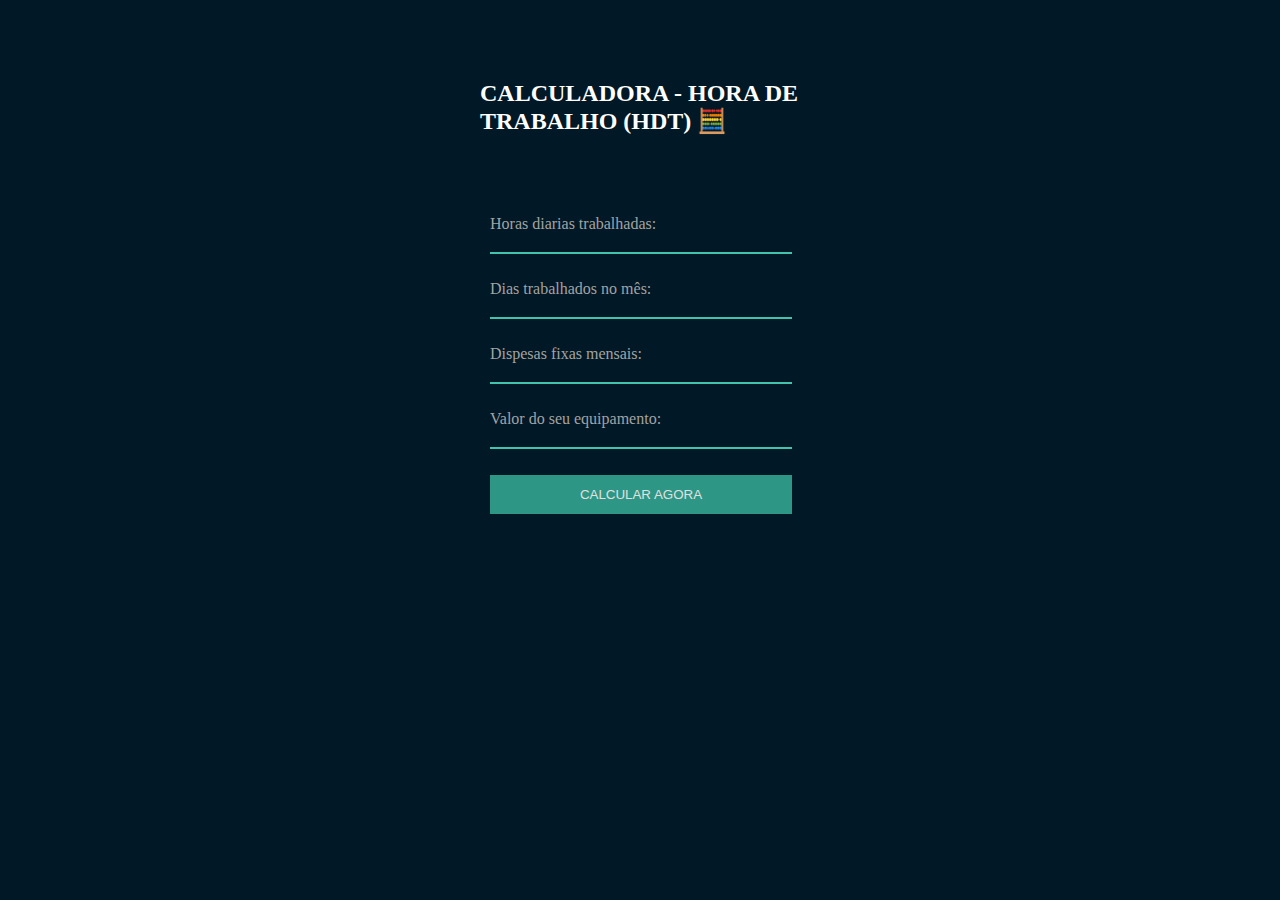
<file: calculadora-HDT/index.html>
<!DOCTYPE html>
<html lang="pt-br">
<head>
    <meta charset="UTF-8">
    <meta http-equiv="X-UA-Compatible" content="IE=edge">
    <meta name="viewport" content="width=device-width, initial-scale=1.0">
    <title>Calculadora - HDT</title>

    <link rel="stylesheet" href="style.css">
</head>
<body>

    <main>
        <h1>Calculadora - Hora de Trabalho (HDT) 🧮</h1>
        <form>
            <label for="horas-diarias">Horas diarias trabalhadas:</label>
            <input type="number" id="horas-diarias">

            <label for="dias-mes">Dias trabalhados no mês:</label>
            <input type="number" id="dias-mes">

            <label for="despesas">Dispesas fixas mensais:</label>
            <input type="number" id="despesas">

            <label for="equipamento">Valor do seu equipamento:</label>
            <input type="number" id="equipamento">

            <button id="calcular">Calcular Agora</button>
        </form>

        <div class="resultado hidden" id="resultado">
            <span>Valor da hora trabalhada:</span>
            <span id="valor-total">R$ 00.00</span>
            <p>Nesse valor você vai cobrir suas despesas e ter 50% de lucro.</p>
        </div>
    </main>



    <script src="./scripts.js"></script>
</body>
</html>
</file>
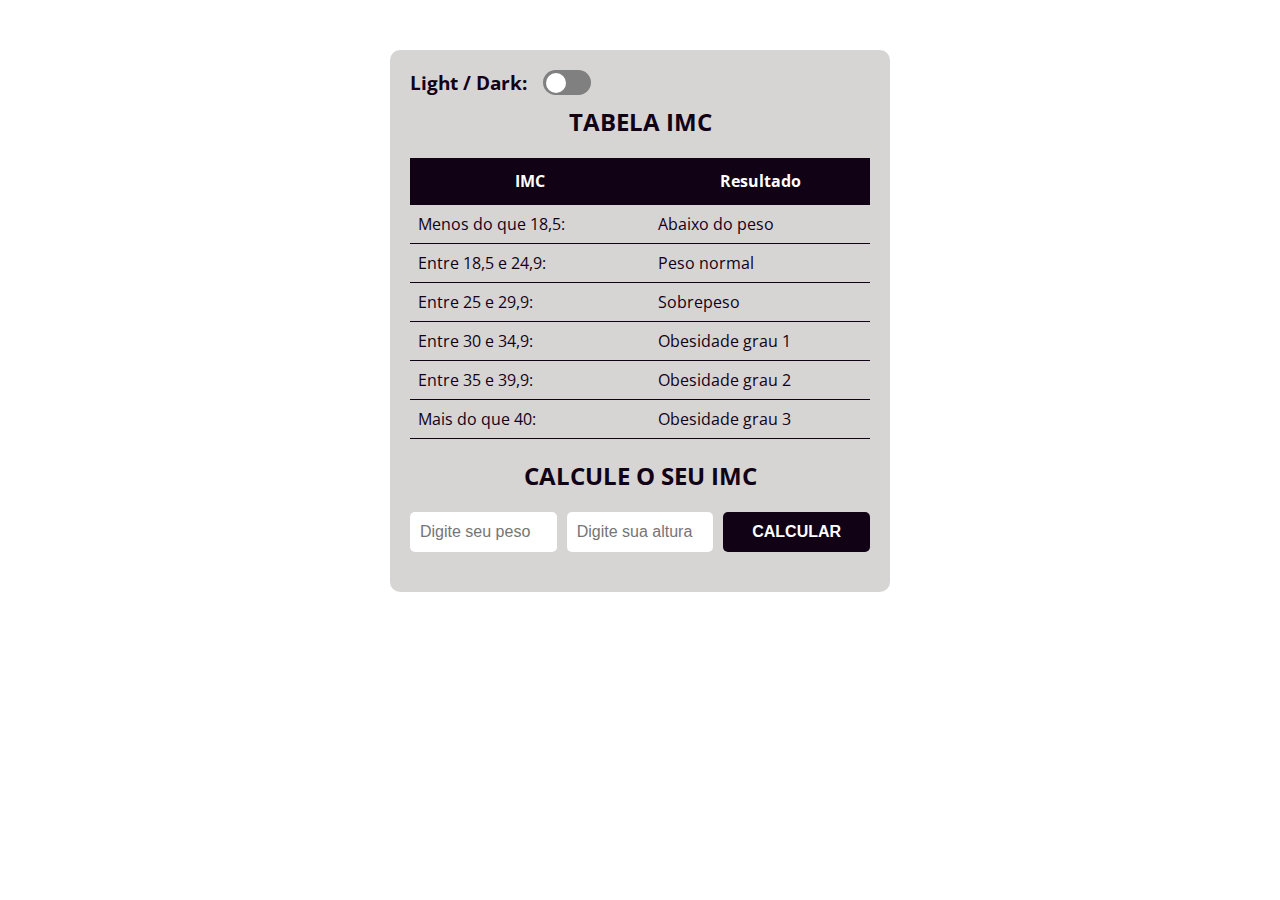
<file: calculadora-imc/index.html>
<!DOCTYPE html>
<html lang="pt-br">

<head>
    <meta charset="UTF-8">
    <meta http-equiv="X-UA-Compatible" content="IE=edge">
    <meta name="viewport" content="width=device-width, initial-scale=1.0">
    <title>Calculadora IMC</title>

    <link rel="stylesheet" href="./styles.css">
</head>

<body>

    <main class="container">
        <div class="dark-mode">
            <h3>Light / Dark:</h3>
            <input id="switch" type="checkbox" name="theme">
            <label for="switch">toogle</label>
        </div>
        <h2>Tabela IMC</h2>
        <table>
            <thead>
                <th>
                    IMC
                </th>
                <th>
                    Resultado
                </th>
            </thead>
            <tbody>
                <tr>
                    <td>Menos do que 18,5:</td>
                    <td>Abaixo do peso</td>
                </tr>
                <tr>
                    <td>Entre 18,5 e 24,9:</td>
                    <td>Peso normal</td>
                </tr>
                <tr>
                    <td>Entre 25 e 29,9:</td>
                    <td>Sobrepeso</td>
                </tr>
                <tr>
                    <td>Entre 30 e 34,9:</td>
                    <td>Obesidade grau 1</td>
                </tr>
                <tr>
                    <td>Entre 35 e 39,9:</td>
                    <td>Obesidade grau 2</td>
                </tr>
                <tr>
                    <td>Mais do que 40:</td>
                    <td>Obesidade grau 3</td>
                </tr>

            </tbody>
        </table>
        <h2>Calcule o seu IMC</h2>

        <form class="form">

            <input type="text" id="peso" name="peso" class="peso" placeholder="Digite seu peso" required>

            <input type="text" id="altura" name="altura" class="altura" placeholder="Digite sua altura" required>

            <button type="submit">CALCULAR</button>
        </form>

        <div class="resultado">

        </div>
    </main>
    <script src="./js/calculaIMC.js"></script>
    <script src="./js/darkmode.js"></script>
</body>

</html>
</file>
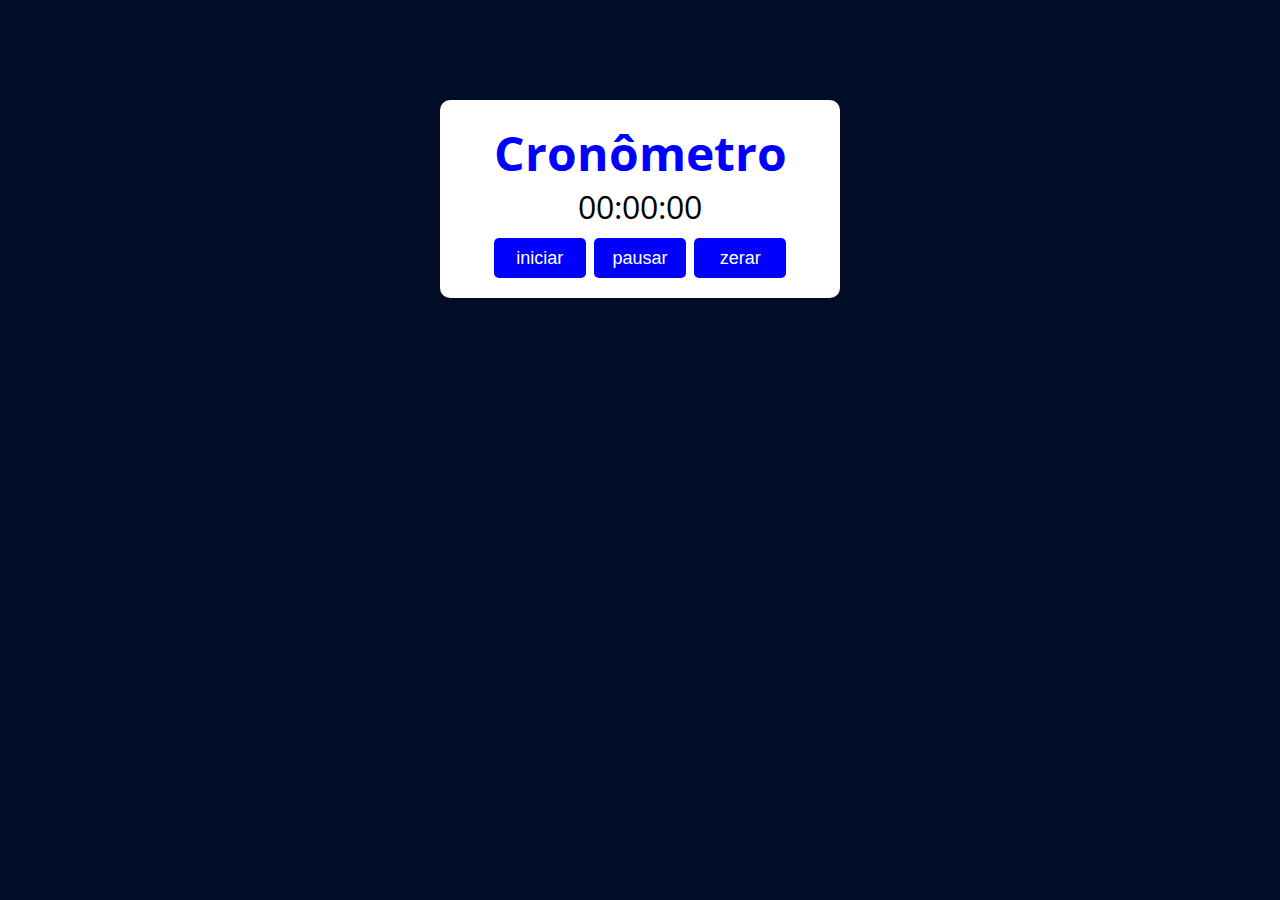
<file: cronometro/index.html>
<!DOCTYPE html>
<html lang="pt-br">
<head>
    <meta charset="UTF-8">
    <meta http-equiv="X-UA-Compatible" content="IE=edge">
    <meta name="viewport" content="width=device-width, initial-scale=1.0">
    <title>Cronômetro</title>

    <link rel="stylesheet" href="./styles.css">
</head>
<body>

    <main class="container">
        <h1>Cronômetro</h1>
        <p class="relogio">00:00:00</p>
        <div class="controls">
            <button class="iniciar">iniciar</button>
            <button class="pausar">pausar</button>
            <button class="zerar">zerar</button>
        </div>
    </main>
    
    <script src="index.js"></script>
</body>
</html>
</file>
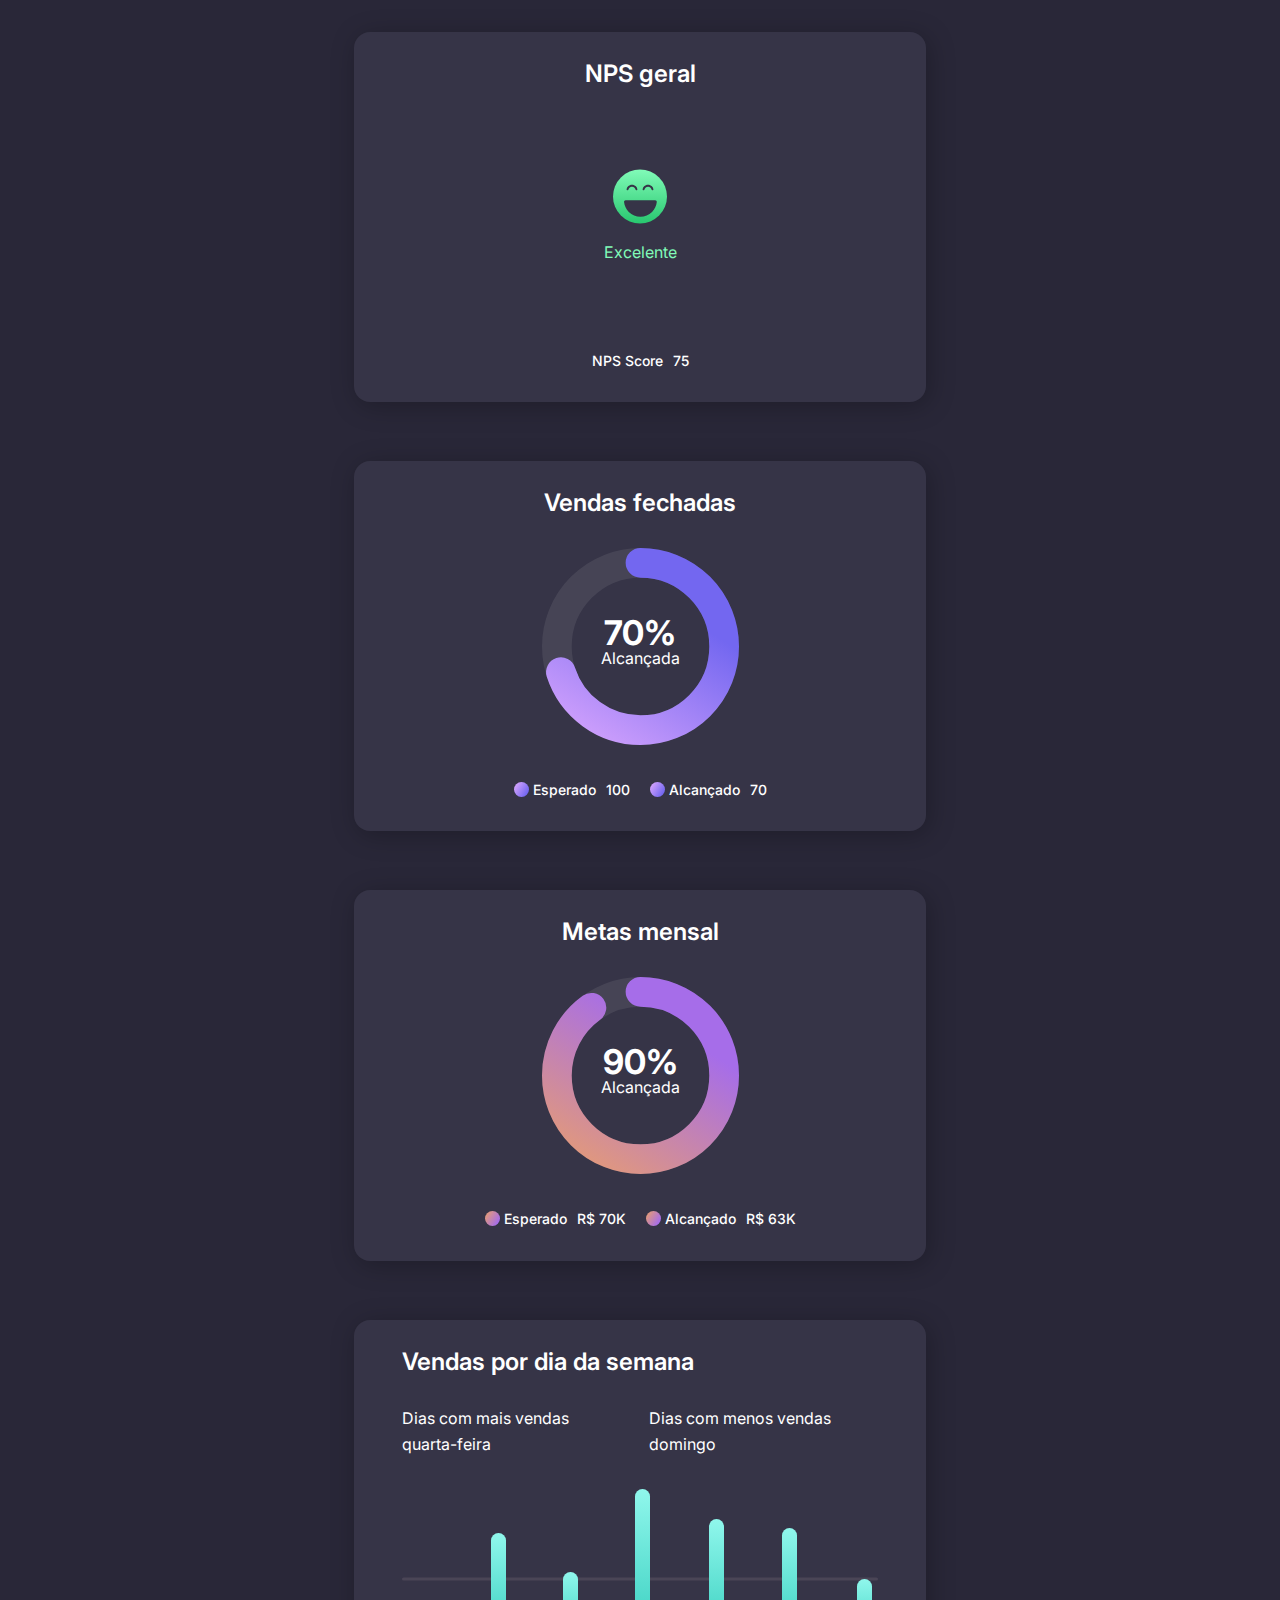
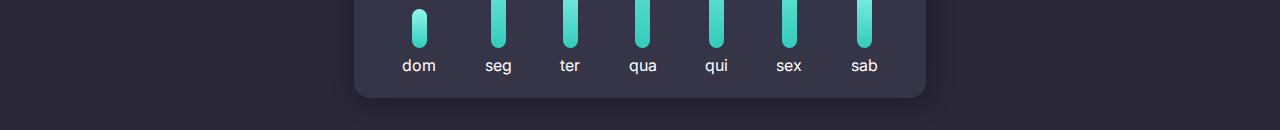
<file: dashboard/index.html>
<!DOCTYPE html>
<html lang="pt-br">
<head>
    <meta charset="UTF-8">
    <meta http-equiv="X-UA-Compatible" content="IE=edge">
    <meta name="viewport" content="width=device-width, initial-scale=1.0">
    <title>Dashboard</title>

    <link rel="preconnect" href="https://fonts.googleapis.com">
    <link rel="preconnect" href="https://fonts.gstatic.com" crossorigin>
    <link href="https://fonts.googleapis.com/css2?family=Inter:wght@400;500;700&display=swap" rel="stylesheet">
    <link rel="stylesheet" href="main.css">
</head>
<body>

    <main id="app">
        <div class="box hover-grow nps">
            <div class="top text-center">NPS geral</div>
            <div class="middle">
                <img src="./assets/sorriso.svg" alt="bolinha verde sorrindo">
                Excelente
            </div>
            <div class="bottom">
                <span>NPS Score</span>
                <span>75</span>
            </div>
        </div>
        <div class="box hover-grow sell">
            <div class="top text-center">Vendas fechadas</div>
            <div class="middle">

                <svg viewBox="0 0 232 232"  style="--percentage: 70;">
                    <circle
                    cx="50%" cy="50%"
                    r="98.5"
                    opacity="0.1"
                    stroke="#d9d9d9"
                   
                    />

                    <circle
                    cx="50%" cy="50%"
                    r="98.5"
                    stroke=url(#paint0_linear_201_85)
                    />

                    <defs>
                        <linearGradient id="paint0_linear_201_85" x1="-9" y1="82" x2="145" y2="178" gradientUnits="userSpaceOnUse">
                            <stop stop-color="#ce9ffc"/>
                            <stop offset="1" stop-color="#7367f0"/>
                        </linearGradient>
                    </defs>
                </svg>
                <div class="content">
                    <h3>70%</h3>
                    <p>Alcançada</p>
                </div>

            </div>
            <div class="bottom">
                <div class="item item--grad-one">
                    <span>Esperado</span>
                    <span>100</span>
                </div>
                <div class="item item--grad-one">
                    <span>Alcançado</span>
                    <span>70</span>
                </div>
            </div>
        </div>
        <div class="box hover-grow target">
            <div class="top text-center">Metas mensal</div>
            <div class="middle">
                <svg viewBox="0 0 232 232"  style="--percentage: 90;">
                    <circle
                    cx="50%" cy="50%"
                    r="98.5"
                    opacity="0.1"
                    stroke="#d9d9d9"
                   
                    />

                    <circle
                    cx="50%" cy="50%"
                    r="98.5"
                    stroke=url(#paint0_linear_201_86)
                    />

                    <defs>
                        <linearGradient id="paint0_linear_201_86" x1="0.5" y1="82" x2="154.842" y2="178.702" gradientUnits="userSpaceOnUse">
                            <stop stop-color=" #DF9780"/>
                            <stop offset="1" stop-color="#A66DE9"/>
                        </linearGradient>
                    </defs>
                </svg>

                <div class="content">
                    <h3>90%</h3>
                    <p>Alcançada</p>
                </div>
            </div>
            <div class="bottom">
                <div class="item item--grad-two">
                    <span>Esperado</span>
                    <span>R$ 70K</span>
                </div>
                <div class="item item--grad-two">
                    <span>Alcançado</span>
                    <span>R$ 63K</span>
                </div>
            </div>
        </div>
        <div class="box hover-grow weekly-sell">
            <div class="top">Vendas por dia da semana</div>
            <div class="wrapper">
                <div class="left grid">
                    <div class="most-sell">
                       <span> Dias com mais vendas</span>
                       <p>quarta-feira</p>
                    </div>
                    <div class="less-sell">
                        <span>Dias com menos vendas</span>
                       <p> domingo</p>
                    </div>
                </div>
                <div class="right">
                    <div class="bars">
                        <div class="bar-wrapper">
                            <div class="bar" style="--height: 3.9rem"></div>
                            <span>dom</span>
                          </div>
                          <div class="bar-wrapper">
                            <div class="bar" style="--height: 11.5rem"></div>
                            <span>seg</span>
                          </div>
                          <div class="bar-wrapper">
                            <div class="bar" style="--height: 7.6rem"></div>
                            <span>ter</span>
                          </div>
                          <div class="bar-wrapper">
                            <div class="bar" style="--height: 15.9rem"></div>
                            <span>qua</span>
                          </div>
                          <div class="bar-wrapper">
                            <div class="bar" style="--height: 12.9rem"></div>
                            <span>qui</span>
                          </div>
                          <div class="bar-wrapper">
                            <div class="bar" style="--height: 12rem"></div>
                            <span>sex</span>
                          </div>
                          <div class="bar-wrapper">
                            <div class="bar" style="--height: 6.9rem"></div>
                            <span>sab</span>
                          </div>
                        </div>
                    </div>
                </div>
            </div>
        </div> 
    </main>
    
</body>
</html>
</file>
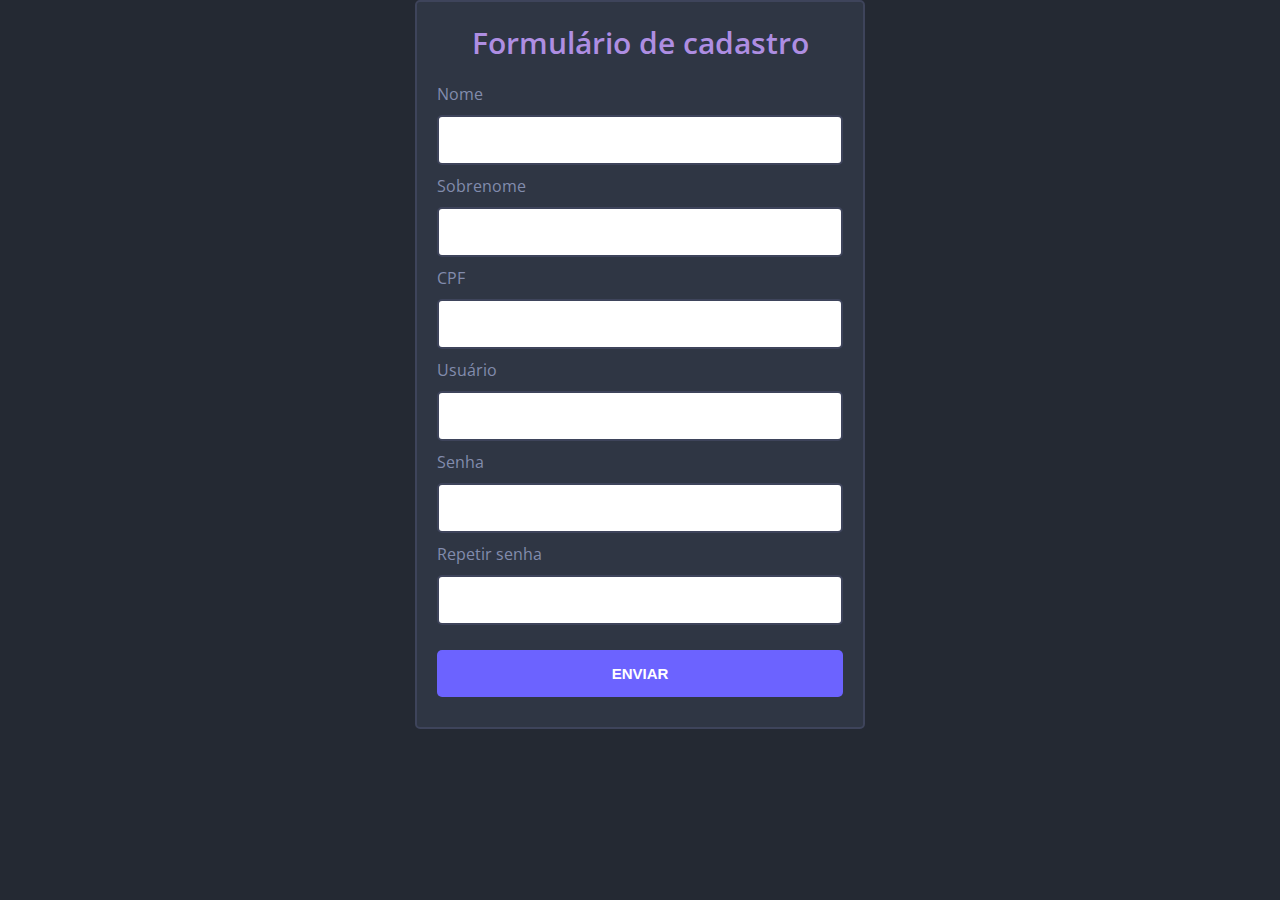
<file: form-validation/index.html>
<!DOCTYPE html>
<html lang="pt-BR">

<head>
    <meta charset="UTF-8">
    <meta http-equiv="X-UA-Compatible" content="IE=edge">
    <meta name="viewport" content="width=device-width, initial-scale=1.0">
    <title>Formulário</title>

    <link rel="stylesheet" href="./styles.css">
</head>

<body>

    <section class="container">
        <h1>Formulário de cadastro</h1>

        <form class="form">
            <div class="form-control">
                <label for="nome">Nome</label>
                <input type="text" id="nome" class="nome validar">
                <i class="img-success"><img src="./assets/success-icon.svg" alt=""></i>
                <i class="img-error"><img src="./assets/error-icon.svg" alt=""></i>

            </div>

            <div class="form-control">
                <label for="Sobrenome">Sobrenome</label>
                <input type="text" id="Sobrenome" class="sobrenome validar">
                <i class="img-success"><img src="./assets/success-icon.svg" alt=""></i>
                <i class="img-error"><img src="./assets/error-icon.svg" alt=""></i>
            </div>

            <div class="form-control">
                <label for="CPF">CPF</label>
                <input type="cpf" id="CPF" class="cpf validar">
                <i class="img-success"><img src="./assets/success-icon.svg" alt=""></i>
                <i class="img-error"><img src="./assets/error-icon.svg" alt=""></i>
            </div>

            <div class="form-control">
                <label for="Usuário">Usuário</label>
                <input type="text" id="Usuário" class="usuario validar">
                <i class="img-success"><img src="./assets/success-icon.svg" alt=""></i>
                <i class="img-error"><img src="./assets/error-icon.svg" alt=""></i>
            </div>

            <div class="form-control">
                <label for="Senha">Senha</label>
                <input type="password" id="Senha" class="senha validar">
                <i class="img-success"><img src="./assets/success-icon.svg" alt=""></i>
                <i class="img-error"><img src="./assets/error-icon.svg" alt=""></i>
            </div>

            <div class="form-control">
                <label for="Repetir senha">Repetir senha</label>
                <input type="password" id="Repetir-senha" class="repetir-senha validar">
                <i class="img-success"><img src="./assets/success-icon.svg" alt=""></i>
                <i class="img-error"><img src="./assets/error-icon.svg" alt=""></i>
            </div>

            <button type="submit">ENVIAR</button>
        </form>
    </section>
    <script src="./js/validarcpf.js"></script>
    <script src="./js/index.js"></script>
</body>

</html>
</file>
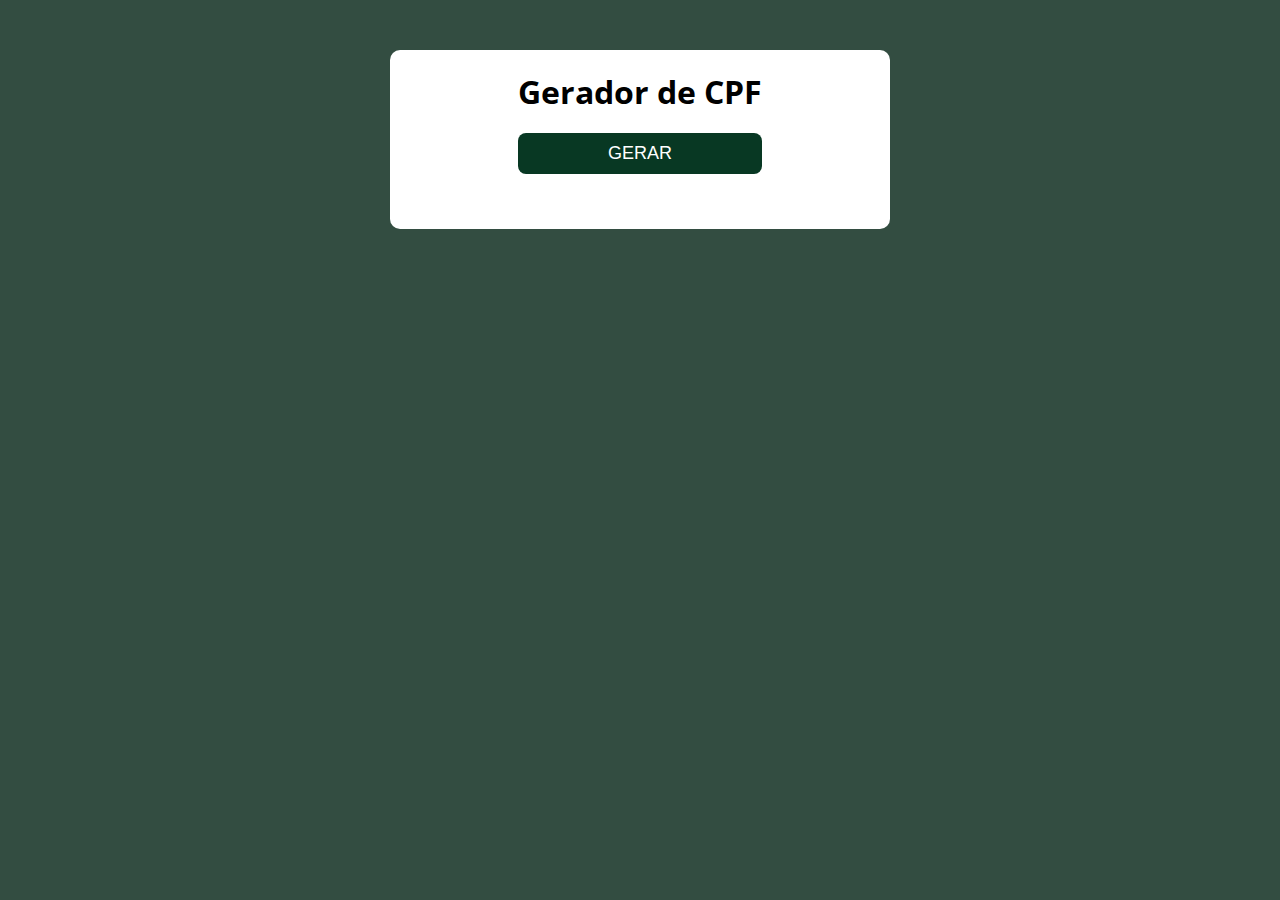
<file: gerador-cpf/index.html>
<!DOCTYPE html>
<html lang="pt-br">
<head>
    <meta charset="UTF-8">
    <meta http-equiv="X-UA-Compatible" content="IE=edge">
    <meta name="viewport" content="width=device-width, initial-scale=1.0">
    <title>Gerador de CPF</title>
    <link rel="stylesheet" href="styles.css">
</head>
<body>

    <main class="container">
        <h1>Gerador de CPF</h1>
        <button>GERAR</button>
        <div class="cpf-gerado">

        </div>
    </main>
    
    <script src="js/index.js" type="module"></script>
</body>
</html>
</file>
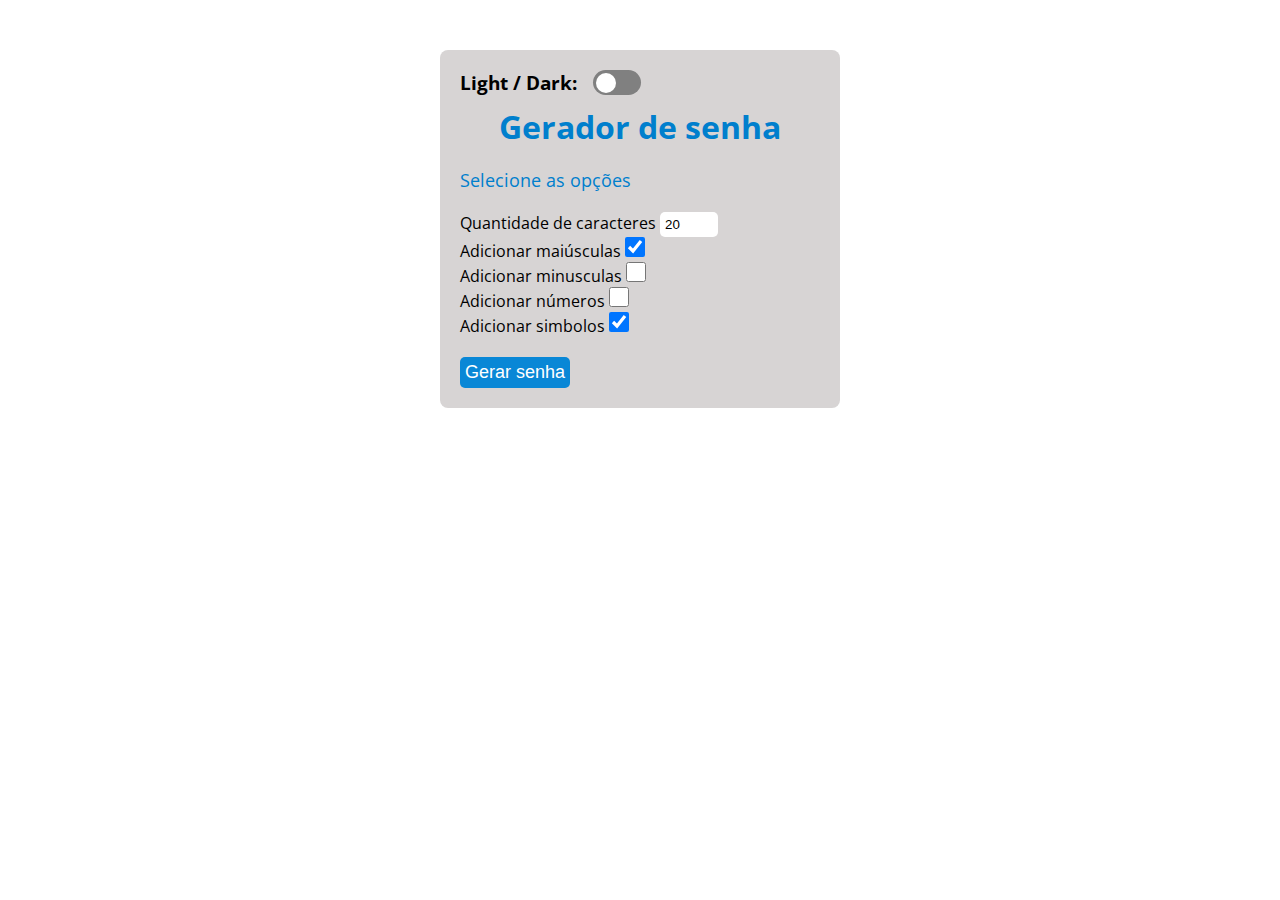
<file: gerador-senha/index.html>
<!DOCTYPE html>
<html lang="pt-br">
  <head>
    <meta charset="UTF-8" />
    <meta http-equiv="X-UA-Compatible" content="IE=edge" />
    <meta name="viewport" content="width=device-width, initial-scale=1.0" />
    <title>Gerador de senha</title>
    <link rel="stylesheet" href="styles.css" />
  </head>
  <body>
    <main class="container">
        <div class="dark-mode">
            <h3>Light / Dark:</h3>
            <input id="switch" type="checkbox" name="theme">
            <label for="switch">toogle</label>
        </div>
      <h1>Gerador de senha</h1>
      <div class="senha-gerada">Selecione as opções</div>

      <label for="caracteres">Quantidade de caracteres</label>
      <input id="caracteres" type="number" value="20" max="1" min="50" class="qtd-caracteres" /><br/>
      
      <label for="maiusculas">Adicionar maiúsculas</label>
      <input id="maiusculas" type="checkbox" class="chk-maiusculas" checked /><br/>

      <label for="minusculas">Adicionar minusculas</label>
      <input id="minusculas" type="checkbox" class="chk-minusculas" /><br/>

      <label for="numeros">Adicionar números</label>
      <input id="numeros" type="checkbox" class="chk-numeros" /><br/>

      <label for="simbolos">Adicionar simbolos</label>
      <input id="simbolos" type="checkbox" class="chk-simbolos" checked />

      <button class="gerar-senha">Gerar senha</button>
    </main>

    <script src="./js/index.js" type="module"></script>
  </body>
</html>
</file>
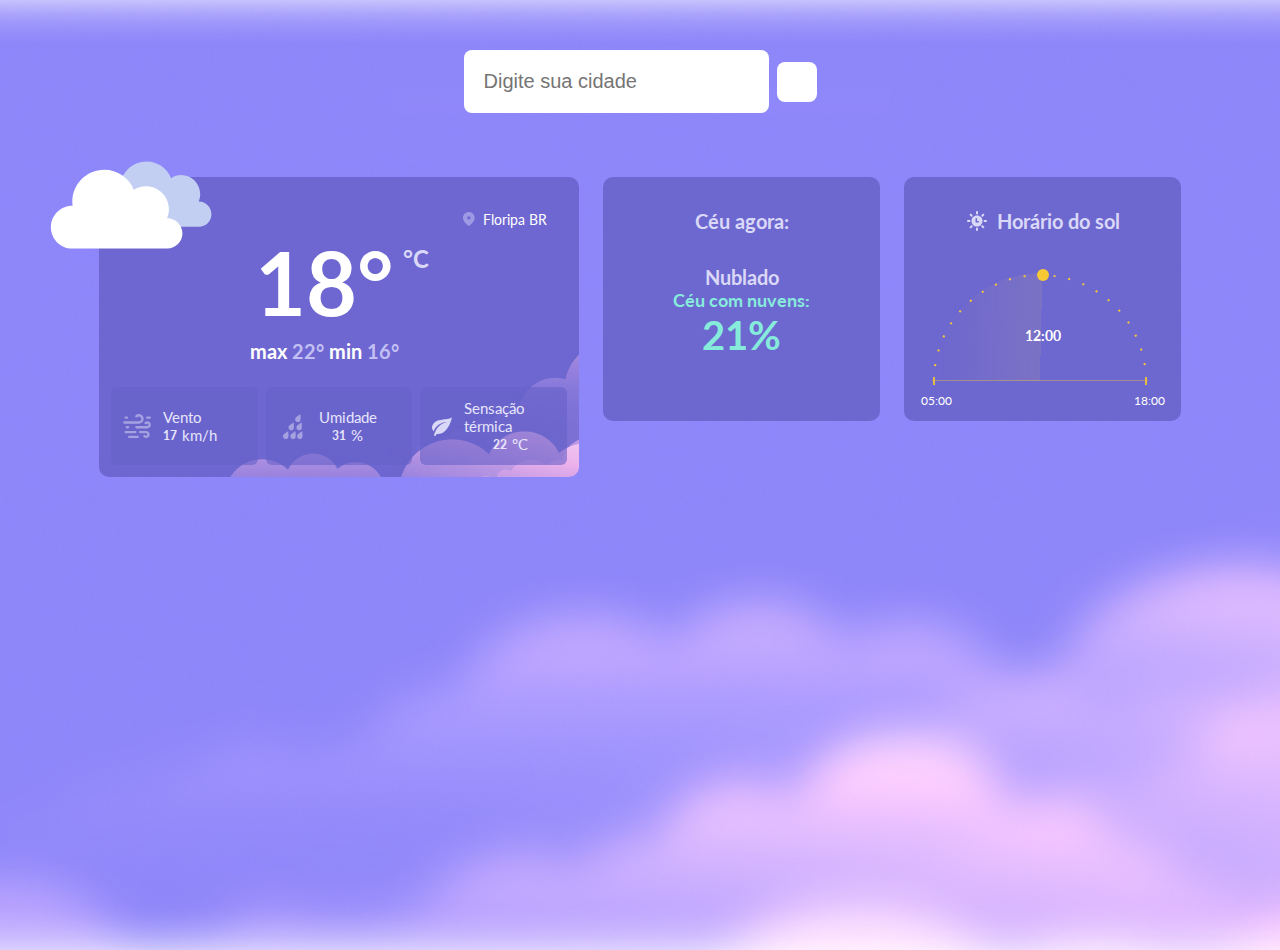
<file: pagina-clima/index.html>
<!DOCTYPE html>
<html lang="pt-br">

<head>
    <meta charset="UTF-8">
    <meta http-equiv="X-UA-Compatible" content="IE=edge">
    <meta name="viewport" content="width=device-width, initial-scale=1.0">
    <title>Página de clima</title>

    <link rel="preconnect" href="https://fonts.googleapis.com" />
    <link rel="preconnect" href="https://fonts.gstatic.com" crossorigin />
    <link href="https://fonts.googleapis.com/css2?family=Lato:wght@400;700&display=swap" rel="stylesheet" />
    <link rel="stylesheet" href="style.css">

    <link rel="stylesheet" href="https://cdnjs.cloudflare.com/ajax/libs/font-awesome/6.1.2/css/all.min.css" integrity="sha512-1sCRPdkRXhBV2PBLUdRb4tMg1w2YPf37qatUFeS7zlBy7jJI8Lf4VHwWfZZfpXtYSLy85pkm9GaYVYMfw5BC1A==" crossorigin="anonymous" referrerpolicy="no-referrer" />
    
</head>

<body>
    <section class="search-city">
        <input type="text" placeholder="Digite sua cidade" id="city-input">
        <button id="search"><i class="fa-solid fa-magnifying-glass"></i></button>
    </section>
    <main>
        <section class="temp-now">
            <div class="location">
                <img src="./assets/pin.svg" alt="icone de localização">
                <p id="city-name">Floripa</p>
                <p id="city-country">BR</p>
            </div>
            <div class="temp">
                <div class="number">
                    <span id="temp-now">18°</span>
                    <div class="maxmin">
                        max
                        <span id="temp-max">22°</span>
                        min
                        <span id="temp-min">16°</span>
                    </div>
                </div>
                <div class="celsius">°C</div>
            </div>
            <div class="statistics">
                <div class="items">
                    <img src="./assets/temp-wind.svg" alt="icone de vento">
                    <div class="info">
                        <p>Vento</p>
                        <div class="data">
                            <h5 id="wind-velocity">17 </h5><span>km/h</span>
                        </div>
                    </div>
                </div>
                <div class="items">
                    <img src="./assets/temp-humidity.svg" alt="icone de umidade">
                    <div class="info">
                        <p>Umidade</p>
                        <div class="data">
                        <h5 id="humidity">31 </h5><span>%</span>
                        </div>
                    </div>
                </div>
                <div class="items">
                    <img src="./assets/leaf.svg" alt="icone de folha">
                    <div class="info">
                        <p>Sensação térmica</p>
                        <div class="data">
                            <h5 id="feels-like">22</h5><span>°C</span>
                        </div>
                    </div>
                </div>
            </div>
        </section>
        <section class="air-quality">
            <p class="title">Céu agora:</p>
            <h2 class="title" id="description">Nublado</h2>
            <p class="quality">Céu com nuvens:</p>
            <div class="info">
                <p class="number-quality" id="clouds">21</p><span>%</span>
            </div>
            </div>

        </section>
        <section class="sun-time">
            <h2 class="title">
                <img src="./assets/sun-time.svg" alt="icone do sol com um relogio dentro">
                Horário do sol
            </h2>
            <div class="sun-chart-wrapper">
                <div class="sun-chart">
                    <div class="chart">
                        <img src="./assets/sun-chart.svg" alt="imagem de um gráfico semi circulo com traço">
                    </div>
                    <time id="time-now">12:00</time>
                </div>
            </div>
            <div class="time">
                <time id="sunrise">05:00</time>
                <time id="sunset">18:00</time>
            </div>

        </section>
        
    </main>
    <script src="index.js"></script>
</body>

</html>
</file>
<file: calculadora-HDT/style.css>
* {
    margin: 0;
    padding: 0;
    box-sizing: border-box;
}

body {
    background-color: rgb(1, 24, 38); 
}

main {
    margin: 80px auto;
    width: 320px;
}

h1 {
    font-size: 24px;
    letter-spacing: 3%;
    text-transform: uppercase;
    color: #fff;
}

form {
    margin: 80px 0 23px 10px;
    width: 302px;
    display: flex;
    flex-direction: column;
}

form label {
    font-size: 16px;
    letter-spacing: 3%;
    color: #a3a3a3;
    margin-bottom: 4px;
}

form input {
    background-color: transparent;
    border: none;
    outline: none;
    border-bottom: 2px solid #42c3ae;
    color: #fff;
    margin-bottom: 26px;
}

form button {
    width: 100%;
    background-color: #2d9684;
    color: #e0e0e0;
    border: none;
    cursor: pointer;
    padding: 12px 75px;
    text-transform: uppercase;
}

form button:hover {
    background-color: #35baa4;
}

.resultado {
    display: flex;
    flex-direction: column;
    text-align: center;
    width: 302px;
    margin-left: 10px;
    background-color: #2d9684;
    color: #fff;
    padding: 14px 23px;
}

.resultado span {
    font-size: 16px;
    letter-spacing: 6%;
    text-transform: uppercase;
}

.resultado p {
    font-size: 12px;
}

#valor-total {
    font-size: 32px;
}

.hidden {
    display: none;
}
</file>
<file: calculadora-imc/styles.css>
@import url('https://fonts.googleapis.com/css?family=Open+Sans:400,700&display=swap');


* {
  box-sizing: border-box;
  padding: 0;
  margin: 0;
}

html {
  --color-primary: #fff;
  --bg-color: #d7d4d4;
  --color-secundary: #110216;
}

body {
  background: var(--color-primary);
  font-family: 'Open sans', sans-serif;
}

.container {
  max-width: 500px;
  margin: 50px auto;
  background: var(--bg-color);
  padding: 20px;
  border-radius: 10px;
  display: grid;
}

.dark-mode {
 display: flex;
 gap: 8px;
 margin-bottom: 10px;
}

.dark-mode input[type=checkbox]{
  height: 0;
  width: 0;
  visibility: hidden;
}

.dark-mode label {
  cursor: pointer;
  color: transparent;
  background: grey;
  border-radius: 100px;
  position: relative;
}

.dark-mode label::after{
  content: '';
  position: absolute;
  top: 3px;
  left: 3px;
  width: 20px;
  height: 20px;
  background-color: white;
  border-radius: 90px;
  transition: 0.3s;
}

.dark-mode input:checked + label {
  background-color: #110216;
}

.dark-mode input:checked + label::after {
  left: calc(100% - 5px);
  transform: translateX(-100%);
}

.dark-mode label:active:after {
  width: 45px;
}

h2 {
  text-align: center;
  text-transform: uppercase;
}

h2, h3, td{
  color: var(--color-secundary);
}

table {
  border-collapse: collapse;
  margin: 20px 0;
}

table th {
  background-color: #110216;
  padding: 12px 0;
  color: #fff;
}

table tr {
  border-bottom: 1px solid #110216;
}

table td {
padding: 8px;
}

form {
  display: flex;
  gap: 10px;
  margin: 20px 0 10px;
}

form input, form label, form button {
  width: 100%;
  margin-bottom: 10px;
  border-radius: 5px;
}

form input {
  font-size: 16px;
  border: none;
  padding: 10px;
  height: 40px;
}

form input:focus {
  outline: 1px solid #110216;
  border-radius: 5px;
}

form button {
  border: none;
  background: #110216;
  color: #fff;
  font-size: 16px;
  font-weight: 700;
  padding: 10px;
  cursor: pointer;
}

form button:hover {
  background-color: #200529;
}

.sucess {
    background-color: rgb(98, 241, 98);
    padding: 10px 20px;
    text-align: center;
    border-radius: 5px;
}

.fail {
    padding: 10px 20px;
    text-align: center;
    background-color: rgb(247, 107, 107);
    border-radius: 5px;
}

@media (max-width: 426px) {
  .container {
    width: 400px;
  }

  form {
    display: block;
  }
}
</file>
<file: cronometro/styles.css>
@import url('https://fonts.googleapis.com/css?family=Open+Sans:400,700&display=swap');

@keyframes piscar {
  0% {
    opacity: 0;
  }
  50% {
    opacity: 0.9;
  }
  100% {
    opacity: 0;
  }
}

* {
  box-sizing: border-box;
  outline: 0;
  margin: 0;
  padding: 0;
}

html {
  --bg-color: #020d28;
  --bg-panel: #fff;
}

body {
  background: var(--bg-color);
  font-family: 'Open sans', sans-serif;
}

.container {
  margin: 100px auto;
  width: 400px;
  background: var(--bg-panel);
  padding: 20px;
  border-radius: 10px;
  display: grid;
  place-content: center;
}

h1 {
  font-size: 3rem;
  color: blue;
}

.relogio {
  font-size: 2rem;
  text-align: center;
}

.controls {
  display: flex;
  justify-content: center;
  gap: 8px;
  margin-top: 10px;
}

button {
  padding: 5px;
  height: 40px;
  width: 100%;
  cursor: pointer;
  background-color: blue;
  color: #fff;
  font-size: 18px;
  border: none;
  border-radius: 5px;
}

button:hover {
  background-color: #020d28;
}

.relogio-piscar {
  animation: piscar 
                1.8s linear infinite;
}
</file>
<file: dashboard/main.css>
* {
    margin: 0;
    padding: 0;
    box-sizing: border-box;
    -webkit-font-smoothing: antialiased;
    -moz-osx-font-smoothing: grayscale;
}

:root {
    font-size: 62.5%;
}

body {
    font-size: 1.6rem;
    font-family: 'Inter', sans-serif;
    color: #fff;
    background-color: #292738;
    overflow-x: hidden;
}

#app {
    display: grid;
    column-gap: 3.2rem;
    row-gap: 5.9rem;
  
    width: fit-content;
    min-height: 100vh;
    height: fit-content;
  
    margin: auto;
  
    place-content: center;
    padding: 3.2rem;
  
}


.box {
    display: grid;
    padding: 2.9rem 4.8rem;
    background-color: #363447;
    box-shadow: 0.3rem 0.4rem 2.6rem rgba(0, 0, 0, 0.25);
    border-radius: 1.6rem;
    line-height: 160%;

    gap: 3.2rem
}


/* Grow */
.hover-grow:hover {
    transform: scale(1.1);
    transition-duration: 0.5s;
}

.text-center{
    text-align: center;
}

.top {
    font-weight: 600;
    font-size: 2.4rem;
}

.middle {
    display: grid;
    place-content: center;
    position: relative;
}

.middle .content {
    position: absolute;
    top: 50%;
    left: 50%;
    transform: translate(-50%, -50%);
    text-align: center;
}


.content h3 {
    font-size: 3.4rem;
}

.bottom {
    display: flex;
    gap: 2rem;
    justify-content: center;
    margin-top: auto;
    font-weight: 500;
    font-size: 1.4rem;
}

.bottom .item {
    display: flex;
    align-items: center;
    gap: 1rem;
}

.bottom .item span:nth-child(1) {
    display: flex;
    align-items: center;
    gap: .4rem;
}


.bottom .item span:nth-child(1)::before{
    content: '';
    width: 1.5rem;
    height: 1.5rem;
    display: block;
    border-radius: 99.9rem;
}

.item--grad-one span:nth-child(1)::before{
    background: linear-gradient(121.94deg, #CE9FFC 15.98%, #7367F0 82.85%);
}

.item--grad-two span:nth-child(1)::before {
    background: linear-gradient(121.94deg, #DF9780 15.98%, #A66DE9 82.85%);;
}
.nps {
    gap: 3.2rem;
}

.nps .middle {
    height: 19.7rem;
    place-content: center;
    justify-items: center;
    gap: 1.6rem;
    color: #81fbb8
}

.nps .bottom {
    gap: 1rem;
}

svg {
    --percentage: 0;
    width: 19.7rem;
    height: 19.7rem;
    transform: rotate(-90deg);
  }
  
  svg circle {
      stroke-dashoffset: 618;
        stroke-dasharray: 618;
        stroke-width: 35;
        fill: none;
  }
  
  svg circle:nth-child(1) {
    stroke-dashoffset: 0;
  }
  
  svg circle:nth-child(2) {
    stroke-dashoffset: calc(618 - (618 * var(--percentage)) / 100);
    stroke-linecap: round;
  
    animation: progress 1s ease-in-out backwards;
    animation-delay: 1s;
  }
  
  @keyframes progress {
    0% {
      stroke-dasharray: 618;
      stroke-dashoffset: 618;
    }
  }

.weekly-sell {
    gap: 3.2rem;
}

.weekly-sell .wrapper {
    display: flex;
    flex-direction: column;
    gap: 3.2rem;
}

.weekly-sell .left {
    display: grid;
    gap: 3.2rem;
    grid-auto-flow: column;
}

.weekly-sell .left,
.weekly-sell .right {
    flex: 1;
}

.left .grid {
    gap: .8rem;
    font-weight: 500;
    font-size: 2.4rem;
}

.left .grid span {
    font-size: 1.4rem;
    align-items: center;
    display: flex;
    gap: .4rem;
}

.left .grid span::before {
    content: '';
    width: 1.5rem;
    height: 1.5rem;
    display: block;
    clip-path: polygon(50% 0%, 0% 100%, 100% 100%);
}

.left .most-sell, .left .less-sell {
    display: grid;
}

.left .most-sell span::before{
    background: linear-gradient(180deg, #81FBB8 0%, #28C76F 100%);
}

.left .less-sell span::before{
    background: linear-gradient(180deg, #EA5455 0%, #FEB692 100%);
    transform: matrix(1, 0, 0, -1, 0, 0);
}

.bars {
    display: flex;
    gap: calc(3vw + 1rem);
    align-items: flex-end;
    position: relative;
  }
  
  .bars::before {
    content: "";
    display: block;
    height: 0.3rem;
    width: 100%;
    background: #4a4556;
    border-radius: 99.9rem;
    position: absolute;
    top: 50%;
    transform: translateY(-50%);
    z-index: 0;
  }
  
  .bar-wrapper {
    display: grid;
    grid-template-rows: 15.9rem 1.6rem;
    justify-items: center;
    gap: 0.5rem;
    z-index: 1;
  }
  
  .bar {
    width: 1.5rem;
    background: linear-gradient(180deg, #90f7ec 0%, #32ccbc 100%);
    border-radius: 99.9rem;
  
    height: var(--height);
    align-self: end;
  
    animation: up 1.4s;
  }
  
  @keyframes up {
    0% {
      height: 0;
    }
  }

  @media (min-width: 120rem) {
  #app {
    grid-template-columns: 29.6rem max-content max-content;
    grid-template-rows: max-content;
  }

  .box:nth-child(4) {
    grid-column: 1/4;
  }

  .weekly-sell .wrapper {
    flex-direction: row;
  }

  .weekly-sell .left {
    grid-auto-flow: initial;
  }

  .bars {
    gap: 5.9rem;
  }
}
/*
  @media (min-width: 1200px) {
    #app {
    
      grid-template-columns: 29.6rem max-content max-content;
      grid-template-rows: max-content;
    }
  
    .box:nth-child(4) {
      grid-column: 1/4;
    }
  
    .weekly-sell .wrapper {
      flex-direction: row;
    }
  
    .weekly-sell .left {
      grid-auto-flow: initial;
    }
  
    .bars {
      gap: 5.9rem;
    }
  }

  @media (max-width: 426px){
    #app {
        display: block;
    }

    .box {
        margin-bottom: 3rem;
    }
  }*/
</file>
<file: form-validation/styles.css>
@import url('https://fonts.googleapis.com/css?family=Open+Sans:400,700&display=swap');
:root {
  --primary-color: #242933;
}

* {
  box-sizing: border-box;
  margin: 0;
  padding: 0;
}

body {
  background: var(--primary-color);
  font-family: 'Open sans', sans-serif;
  color: white;
  display: flex;
  align-items: center;
  justify-content: center;
}

.container {
    background-color: #2F3644;
    border-radius: 5px;
    border: 2px solid #3E445B;
    width: 450px;
    padding: 20px;
  max-width: 100%;
  height: max-content;
}

h1 {
  font-weight: 600;
  text-align: center;
  color: #ae8ee2;
  font-size: 30px;
  margin-bottom: 20px;
}

form input, form label, form button {
    display: block;
    width: 100%;
    margin-bottom: 10px;
}

form label {
    color: #828CAD;
}

form input {
  border: 2px solid #3E445B;
  border-radius: 5px;
  outline: 0;
  font-size: 14px;
  padding: 15px;
}

form input:focus {
    font-size: 1px solid var(--primary-color);
}

.form-control {
  position: relative;
}

.error-text {
  font-size: 12px;
  color: #DB5A5A;
}

.success input {
  border: 3px solid #4ECA64;
}
.error input {
  border: 3px solid #DB5A5A;
}

.error i.img-error {
  visibility: visible;
}

.success i.img-success {
  visibility: visible;
}

.form-control i {
  position: absolute;
  top: 45px;
  right: 10px;
  visibility: hidden;
}

form button {
  background-color: #6C63FF;
  border-radius: 5px;
  color: #fff;
  padding: 15px;
  font-size: 15px;
  font-weight: 600;
  width: 100%;
  border: 0;

  margin-top: 25px;

  cursor: pointer;
}

form button:hover {
  background-color: #584ff5;
  transition: 0.3s;
}
</file>
<file: gerador-cpf/styles.css>
@import url('https://fonts.googleapis.com/css?family=Open+Sans:400,700&display=swap');

* {
  box-sizing: border-box;
  margin: 0;
  padding: 0;
}

body {
  background: #334d41;
  font-family: 'Open sans', sans-serif;
}

.container {
  max-width: 500px;
  margin: 50px auto;
  background: #fff;
  padding: 20px;
  border-radius: 10px;
  display: grid;
  place-content: center;
}

h1 {
  text-align: center;
  margin-bottom: 20px;
}

button {
  border: none;
  outline: 0;
  border-radius: 8px;
  cursor: pointer;
  background-color: #083823;
  color: #fff;
  font-size: 18px;
  padding: 10px;
  margin-bottom: 15px;
  width: 100%;
}

button:hover {
  background: #334d41;
}

.cpf-gerado {
  text-align: center;
  font-size: 25px;
  color: var(--primary-color);
  font-weight: bold;
  margin-bottom: 20px;
  letter-spacing: 2px;
}
</file>
<file: gerador-senha/styles.css>
@import url('https://fonts.googleapis.com/css?family=Open+Sans:400,700&display=swap');

* {
  box-sizing: border-box;
  margin: 0;
  padding: 0;
}

html {
  --bg-color: #fff;
  --bg-panel:  #d7d4d4;
  --text-color: #007fcd;
}

body {
  background: var(--bg-color);
  font-family: 'Open sans', sans-serif;
}

.container {
    max-width: 400px;
    margin: 50px auto;
    background-color: var(--bg-panel);
    padding: 20px;
    border-radius: 8px;
}

.dark-mode {
  display: flex;
  gap: 8px;
  margin-bottom: 10px;
 }
 
 .dark-mode input[type=checkbox]{
   height: 0;
   width: 0;
   visibility: hidden;
 }
 
 .dark-mode label {
   cursor: pointer;
   color: transparent;
   background: grey;
   border-radius: 100px;
   position: relative;
 }
 
 .dark-mode label::after{
   content: '';
   position: absolute;
   top: 3px;
   left: 3px;
   width: 20px;
   height: 20px;
   background-color: white;
   border-radius: 90px;
   transition: 0.3s;
 }
 
 .dark-mode input:checked + label {
   background-color: #007fcd;
 }
 
 .dark-mode input:checked + label::after {
   left: calc(100% - 5px);
   transform: translateX(-100%);
 }
 
 .dark-mode label:active:after {
   width: 45px;
 } 

h1 {
  text-align: center;
  color: var(--text-color);
}

.senha-gerada {
  font-size: 18px;
  color: var(--text-color);
  margin: 20px 0;
  width: 300px;
}

input {
  border: none;
  border-radius: 5px;
  padding: 5px;
}

input[type="checkbox"] {
  width: 20px;
  height: 20px;
  border: none;
  outline: 0;
}

button {
  display: block;
  font-size: 18px;
  padding: 5px;
  border: none;
  border-radius: 5px;
  background-color: #0987d6;
  color: #fff;
  margin-top: 20px;
  cursor: pointer;
}
</file>
<file: pagina-clima/style.css>
* {
    padding: 0;
    margin: 0;
    box-sizing: border-box;
}

:root {
    font-size: 62.5%;
    font-family: 'Lato', sans-serif;
}

body {
    font-size: 1.6rem;
    background: url(./assets/bg.jpeg) no-repeat center/cover;
    height: 100vh;
}

main {
    display: grid;
    place-content: center;
    gap: 2.4rem;
    padding: 6.4rem;
   
}

section {
    background: #6d67d0;
    backdrop-filter: blur(1rem);
    border-radius: 1rem;
}

.search-city {
    background: none;
    max-width: 500px;
    display: flex;
    justify-content: center;
    align-items: center;
    gap: 8px;
    margin: 0 auto;
    margin-top: 50px;
}

.search-city input,.search-city button {
    padding: 20px;
    border: #6d67d0;
    border-radius: 8px;
    font-size: 20px;
}

.search-city input:focus {
    outline: none;
    border: none;
}

.search-city button {
    color: #6d67d0;
    background-color: #fff;
}

.search-city button:hover {
    cursor: pointer;
}
.temp-now {
    background-image: url(./assets/bg-temp-now.jpeg);
    position: relative;
    height: 300px;

    display: grid;
    grid-template-rows: max-content 1fr max-content;
}

.temp-now::before {
    content: '';
    width: 17.6rem;
    height: 17.6rem;
    background: url(./assets/clouds.svg) no-repeat;
    position: absolute;
    top: -5.6rem;
    left: -5.6rem;
}

.location {
    justify-self: end;
    padding: 3.2rem 3.2rem 0;

    display: flex;
    align-items: center;
    gap: .4rem;
}

.location p {
    font-size: 1.4rem;
    color: #fff;
}

.temp {
    font-weight: 700;
    display: flex;
    justify-content: center;
    gap: .4rem;
}

.temp .number {
    text-align: center;
    font-size: 8.8rem;
    color: #fff;

    display: flex;
    flex-direction: column;
    gap: .4rem;
}

.temp .number .maxmin {
    font-size: 2rem;
  }

.temp .maxmin span {
    color: #c2bff4;
}

.celsius {
    font-size: 2.4rem;
    color: #dad8f7;
    margin-top: 1.5rem;
}

.statistics {
    padding: 1.2rem;
    display: flex;
    gap: .8rem;
}

.items {
    flex: 1;

    padding: 1.2rem 1rem;
    background: rgba(102, 96, 200, 0.6);
    border-radius: 0.6rem;
    display: flex;
    align-items: center;
    gap: 1rem;
}

.items .info {
    color: #e7e6fb;
    font-size: 1.5rem;
}

.data {
    display: flex;
    gap: .5rem;
    justify-content: center;
    align-items: center;
}


/* air quality */

.air-quality {
    font-weight: 700;
    text-align: center;
    display: block;
    color: #e7e6fb;
}

 .title {
    font-size: 2rem;
    color: #dad8f7;
    display: flex;
    align-items: center;
    justify-content: center;
    gap: .8rem;
    margin-top: 3.2rem;
}

p .title {
    font-size: 2.5rem;
}

.air-quality .quality {
    font-size: 1.8rem;
    color: #87ebdc;
}

.air-quality .info {
    display: flex;
    align-items: center;
justify-content: center;
    font-size: 4rem;
    color: #87ebdc;
    margin-top: 0;
}

/* sun time */

.sun-chart-wrapper {
    height: 11rem;
    margin-top: 4rem;
}

.sun-chart {
    --pos-x: 50;
    margin: auto;
    position: relative;
    width: 21.6rem;
    height: 21.6rem;
}

.sun-chart::before {
    content: '';
    position: absolute;
    width: 1.2rem;
    height: 1.2rem;
    background-color: #f6c833;
    border-radius: 50%;

    top: 50%;
    left: 50%;
    margin: -0.6rem;

    transform: rotate(calc(1deg * (((100 - var(--pos-x)) / -100) * 180))) translate(10.6rem);
}

.chart {
    width: 21.6rem;
    height: 10.8rem;
    overflow: hidden;
  }

.chart::before {
    content: '';
    width: 21rem;
    height: 21rem;
    display: block;
    border-radius: 50%;

    background: linear-gradient(180deg,
            rgba(251, 219, 96, 0.2) 0%,
            rgba(251, 219, 96, 0) 101.89%);

    --mask: linear-gradient(0deg, white 50%, transparent 0%);
    mask: var(--mask);
    -webkit-mask: var(--mask);

    rotate: calc(1.825deg * var(--pos-x));
}

.chart img {
    position: absolute;
    top: 0;
    left: -1%;
}

#time-now {
    position: absolute;
    top: 25%;
    left: 50%;
    transform: translate(-50%);
    color: white;
    font-size: 1.4rem;
    font-weight: 700;
}

.time {
    display: flex;
    align-items: center;
    justify-content: space-between;
    font-size: 1.2rem;
    color: white;
    margin: 1rem auto 0;
    max-width: 27.6rem;
    padding: 0 1.6rem 1.6rem;
}

@media (min-width: 1024px) {

    main {
        grid-template-columns: 48rem 27.7rem 27.7rem;
        grid-template-rows: 24.4rem 21.2rem;
    }
}

@media (max-width: 1024px) {

    body {
        height: 100%;
    }
}
</file>
